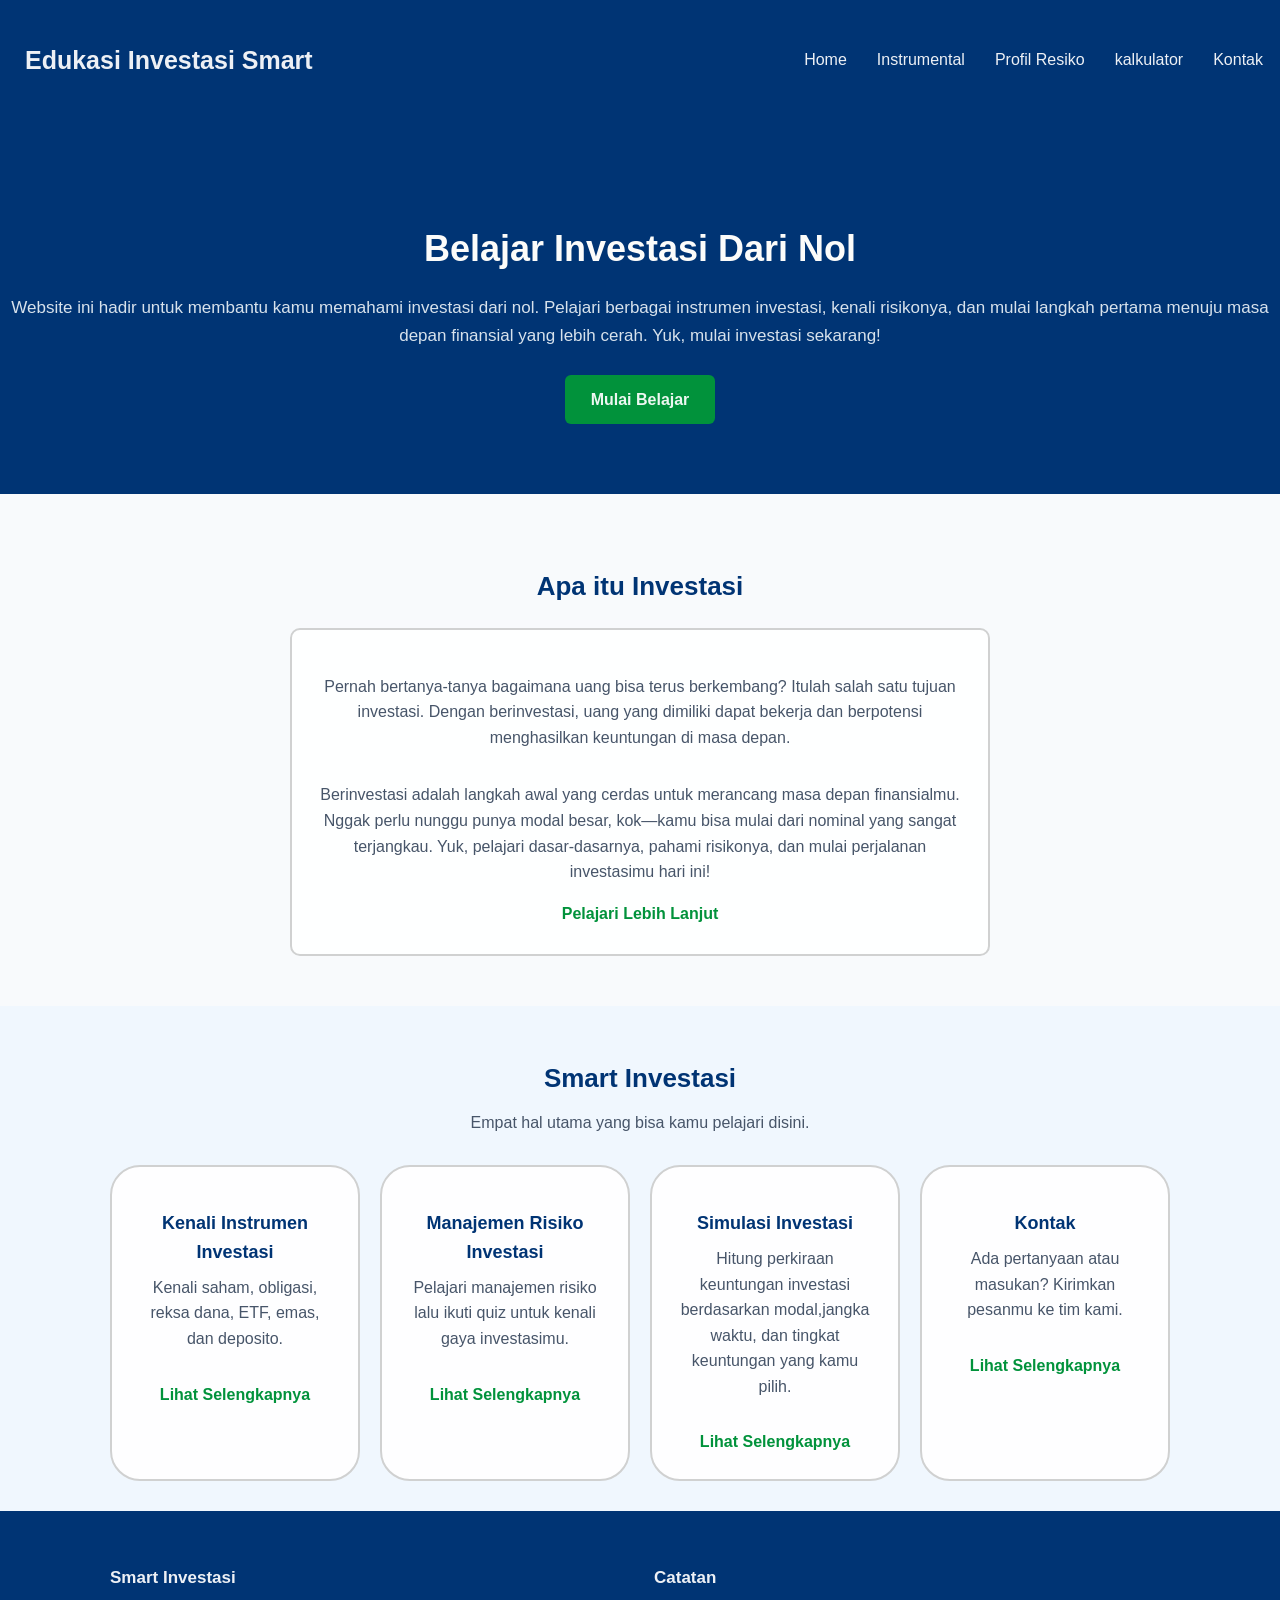
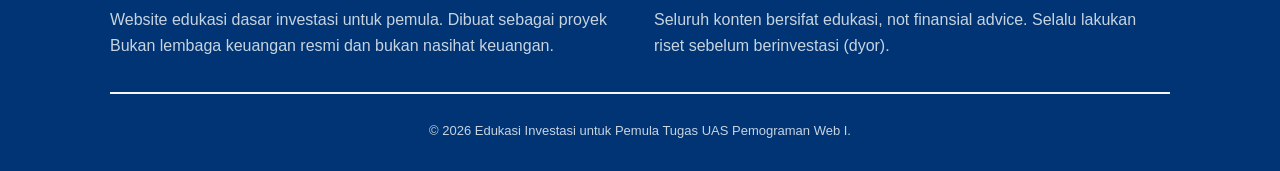
<file: index.html>
<!--================================== 
Tema             : Website Edukasi Dari Nol
Mata Kuliah      : Pemograman Web 1
Dosen            : Riad Sahara, S.SI, MT.
======================================
NAMA KELOMPOK    :
1. Rizqi Wahyu Saputra (250401010478)
2. Almalik Rendrajati (250401010523)
3. Boby Goldamy Sihombing (250401010506)
=====================================-->
<!DOCTYPE html>
<html lang="en">
<head>
    <meta charset="UTF-8">
    <meta name="viewport" content="width=device-width, initial-scale=1.0">
    <title>Investasi Dari Nol</title>
    <link rel="stylesheet" href="stayls.css">
</head>
<body>
    <!-- ================================================= -->
    <!-- NAVBAR (MENU NAVIGASI)-->
    <!-- ================================================= -->

     <nav class="navigasi">
        <div class="isi-navigasi">
            <a class="logo" href="index.html">Edukasi Investasi Smart</a>
            <ul>
                <li><a href="index.html">Home</a></li>
                <li><a href="instrumen.html">Instrumental</a></li>
                <li><a href="profilresiko.html">Profil Resiko</a></li>
                <li><a href="kalkulator.html">kalkulator</a></li>
                <li><a href="kontak.html">Kontak</a></li>
            </ul>
        </div>
     </nav>
     <!-- ================================================ -->
     <!-- HERO(Tampilan Utama/Banner) -->
     <!-- ================================================ -->
     <section class="hero">
        <div clas="wadah">
            <h1 class="judul-hero">Belajar Investasi Dari Nol</h1>
            <p class="deskripsi-hero">Website ini hadir untuk membantu kamu memahami 
                investasi dari nol. Pelajari berbagai instrumen investasi, kenali 
                risikonya, dan mulai langkah pertama menuju masa depan finansial 
                yang lebih cerah. Yuk, mulai investasi sekarang!
            </p>
            <a href="instrumen.html" class="button-belajar">Mulai Belajar</a>
        </div>
     </section>

     <section class="pengertian">
        <div class="wadah">
            <h2 class="judul-pengertian">Apa itu Investasi</h2>
            <div class="kotak-investasi">
                <p>Pernah bertanya-tanya bagaimana uang bisa terus berkembang? 
                    Itulah salah satu tujuan investasi. Dengan berinvestasi, uang yang 
                    dimiliki dapat bekerja dan berpotensi menghasilkan keuntungan di masa depan.
                </p>
                <p>Berinvestasi adalah langkah awal yang cerdas untuk merancang masa depan finansialmu. 
                    Nggak perlu nunggu punya modal besar, kok—kamu bisa mulai dari nominal yang sangat 
                    terjangkau. Yuk, pelajari dasar-dasarnya, pahami risikonya, dan mulai 
                    perjalanan investasimu hari ini!
                </p>
                <a href="instrumen.html" class="tautan-pengertian">Pelajari Lebih Lanjut</a>
            </div>
        </div>
     </section>
    
     <section class="fitur">
        <div class="wadah">
            <h2 class="judul-section">Smart Investasi</h2>
            <p class="deskripsi">
                Empat hal utama yang bisa kamu pelajari disini.
            </p>
        </div>

        <div class="grid-4">
            <div class="card-fitur" >
                <h3 class="judul-card">Kenali Instrumen Investasi</h3>
                <p class="deskripsi">Kenali saham, obligasi, reksa dana, ETF, emas, dan deposito.</p>
                <a href="instrumen.html" class="tautan-fitur">Lihat Selengkapnya</a>
            </div>

            <div class="card-fitur">
                <h3 class="judul-card">Manajemen Risiko Investasi</h3>
                <p class="deskripsi">Pelajari manajemen risiko lalu ikuti quiz untuk kenali gaya investasimu.</p>
                <a href="profilresiko.html" class="tautan-fitur"> Lihat Selengkapnya</a>
            </div>

            <div class="card-fitur">
                <h3 class="judul-card">Simulasi Investasi</h3>
                <p class="deskripsi">Hitung perkiraan keuntungan investasi
                    berdasarkan modal,jangka waktu, dan tingkat keuntungan yang kamu pilih.</p>
                <a href="kalkulator.html" class="tautan-fitur"> Lihat Selengkapnya</a>
            </div>

            <div class="card-fitur">
                <h3 class="judul-card">Kontak</h3>
                <p class="deskripsi">Ada pertanyaan atau masukan? Kirimkan pesanmu ke tim kami.</p>
                <a href="kontak.html" class="tautan-fitur"> Lihat Selengkapnya</a>
            </div>
        </div>
     </section>

     <!-- ================================================= -->
     <!-- FOOTER (Bagian Bawah Website)-->
     <!-- ================================================= -->

     <footer class="footer-area">
    <div class="wadah">
      <div class="grid-2">
        <div>
          <h3 class="judul-footer">Smart Investasi</h3>
          <p class="teks-footer">
            Website edukasi dasar investasi untuk pemula. Dibuat sebagai proyek
            Bukan lembaga keuangan resmi dan bukan nasihat keuangan.
          </p>
        </div>
        <div>
          <h3 class="judul-footer">Catatan</h3>
          <p class="teks-footer">
            Seluruh konten bersifat edukasi, not finansial advice.
            Selalu lakukan riset sebelum berinvestasi (dyor).
          </p>
        </div>
      </div>
      <div class="footer-bawah">
        <p>&copy; 2026 Edukasi Investasi untuk Pemula
            Tugas UAS Pemograman Web I. 
        </p>
      </div>
    </div>
  </footer>
</body>
</html>
</file>
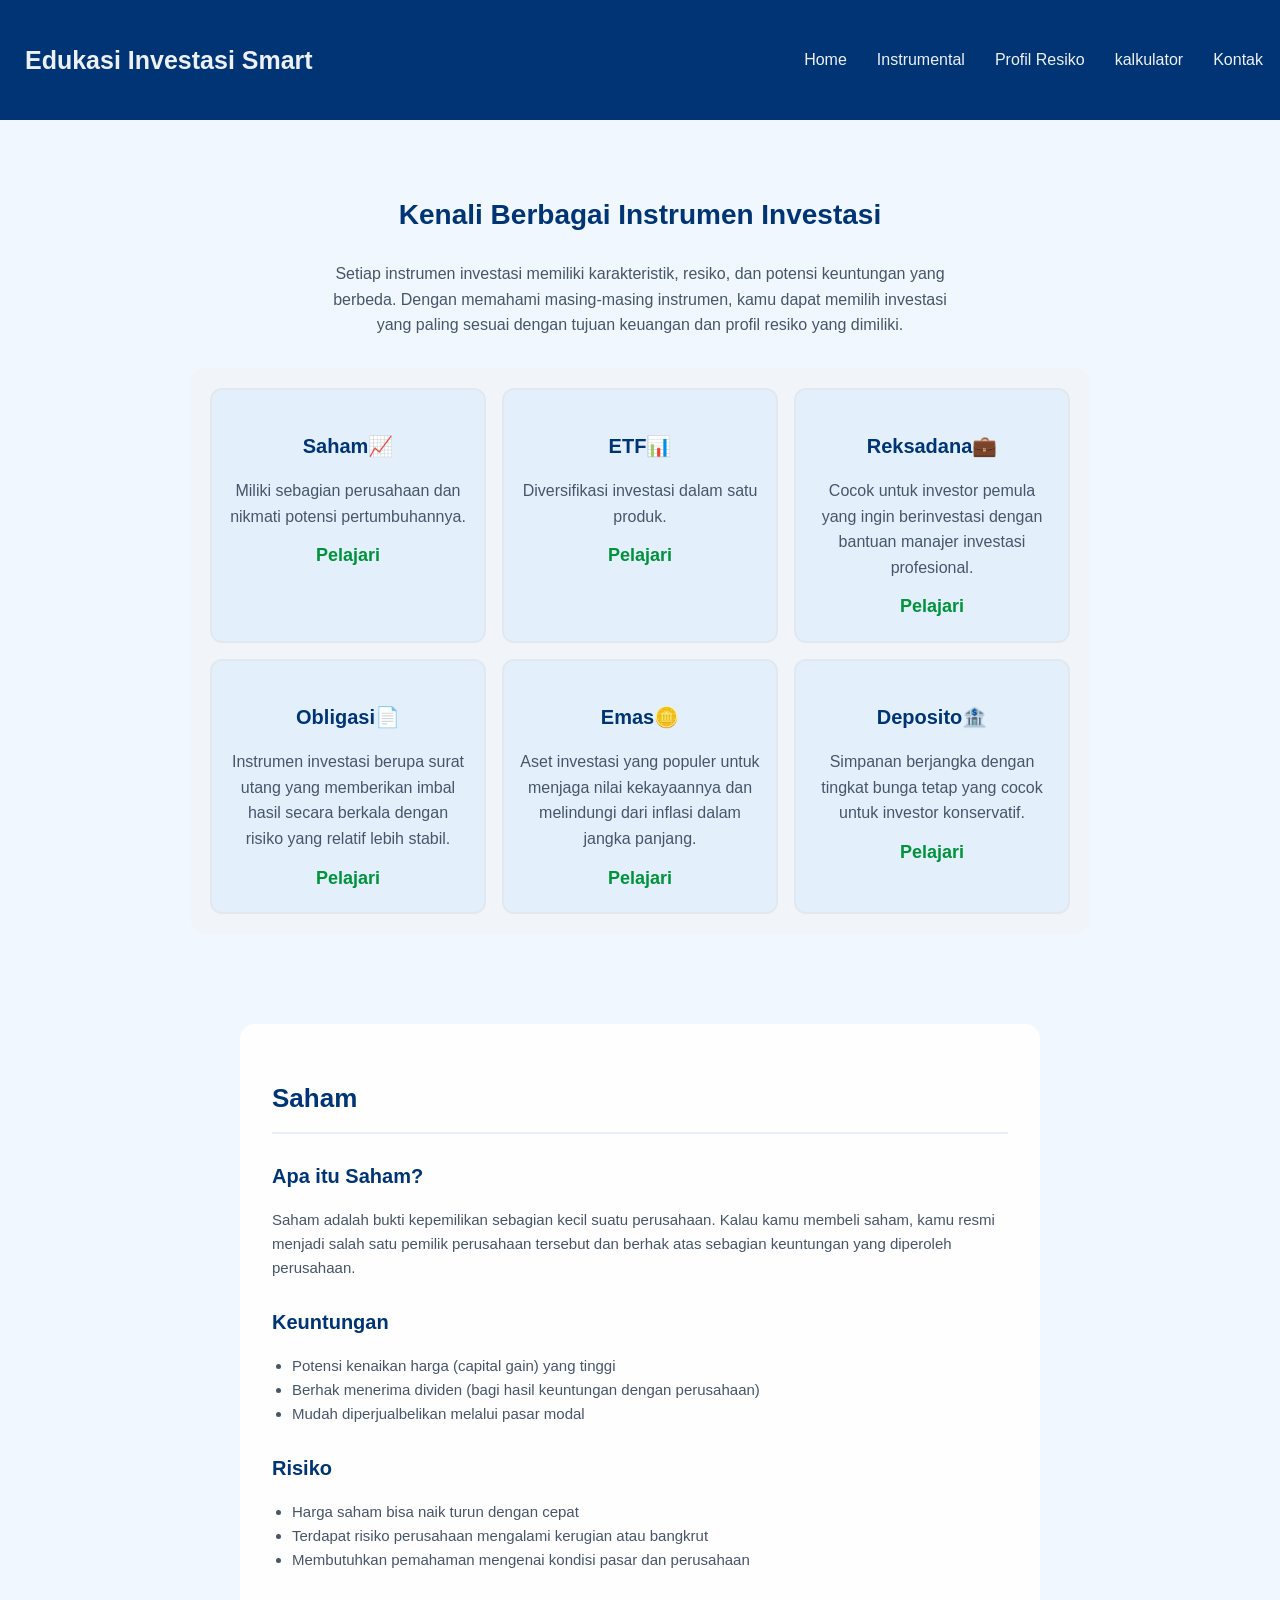
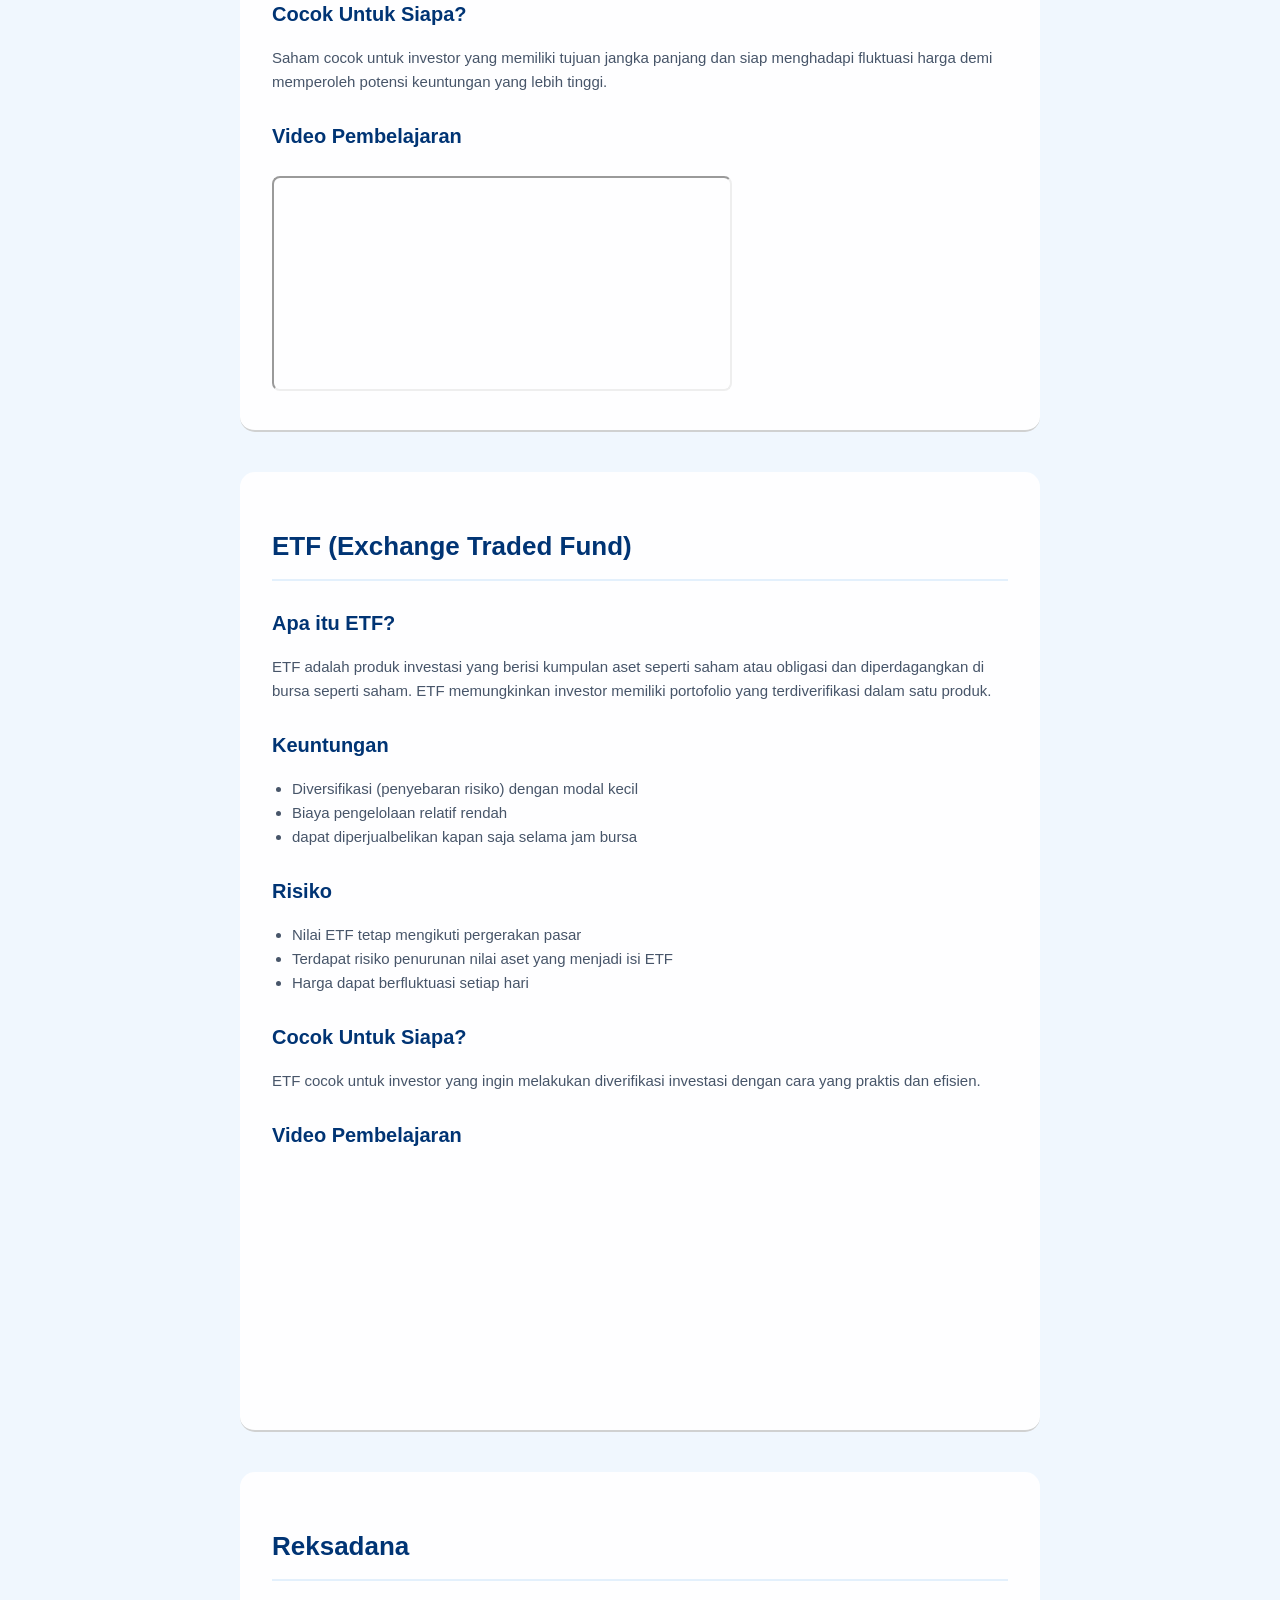
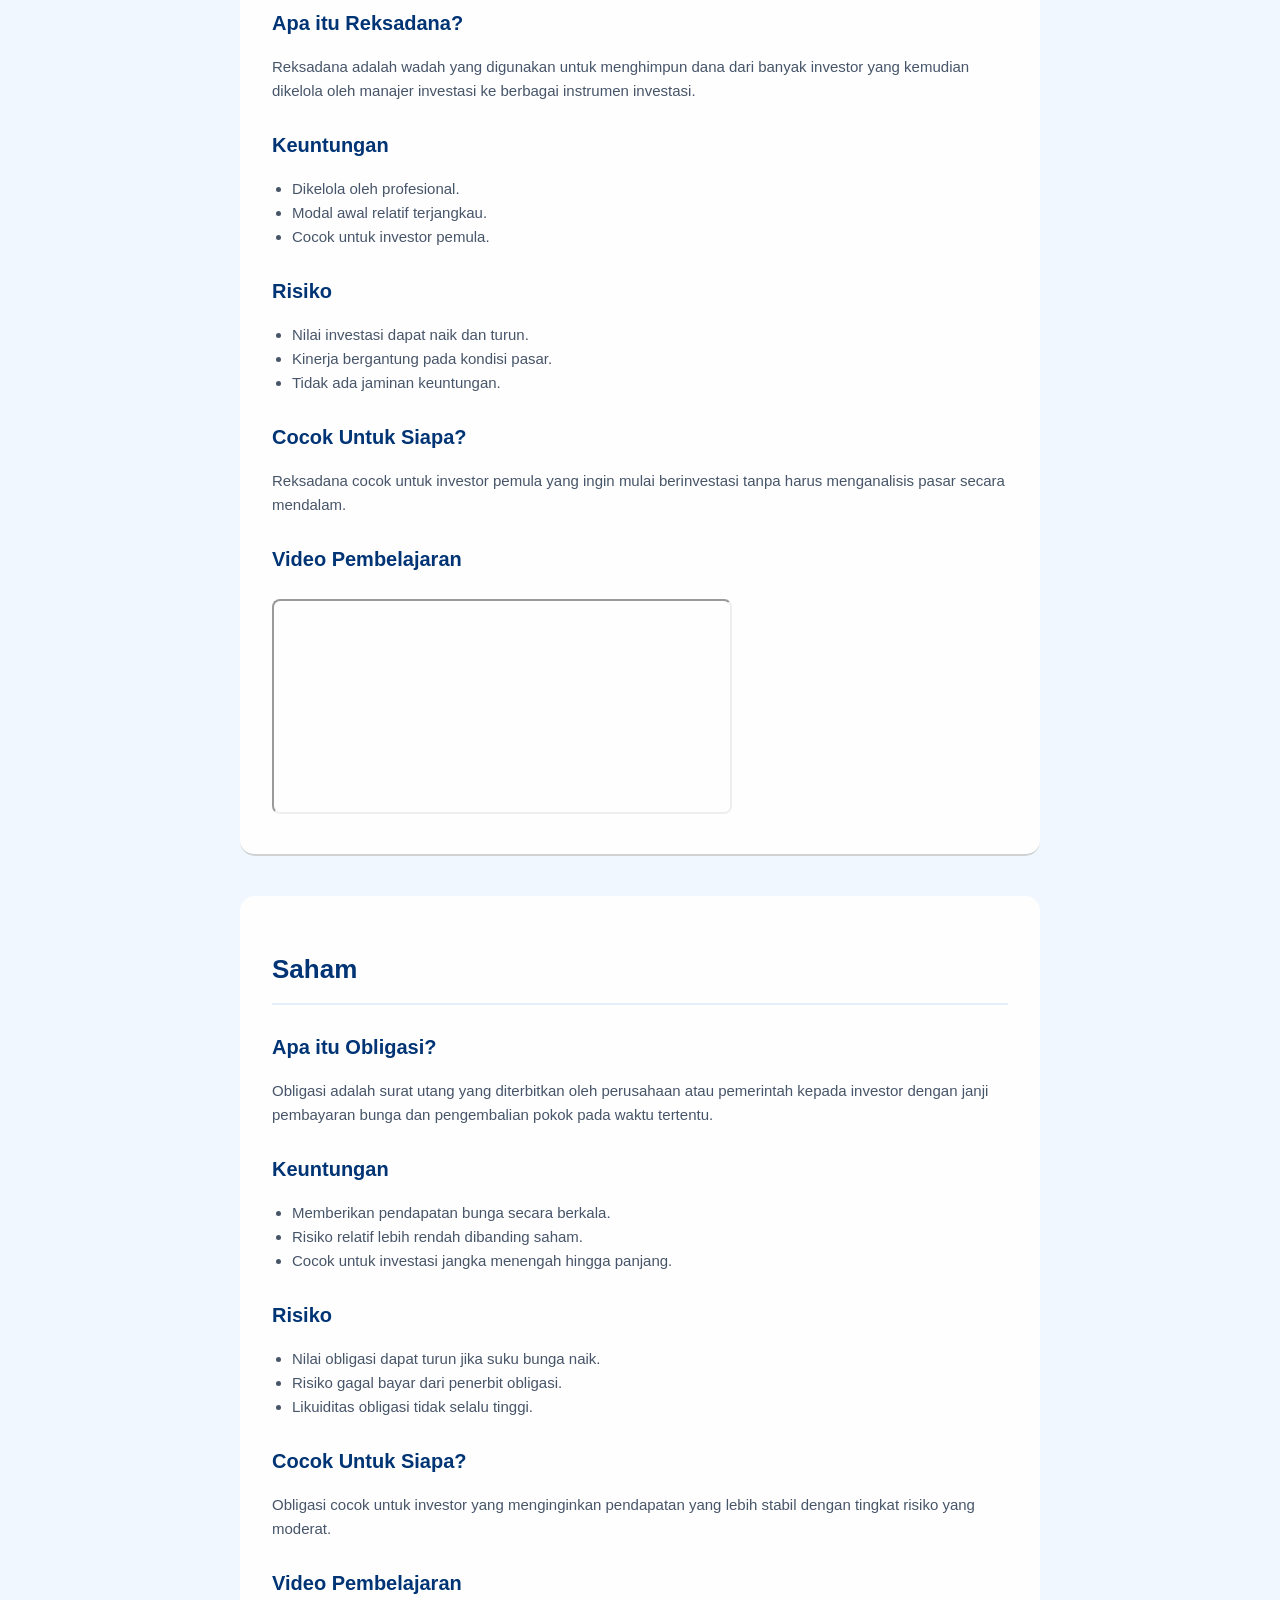
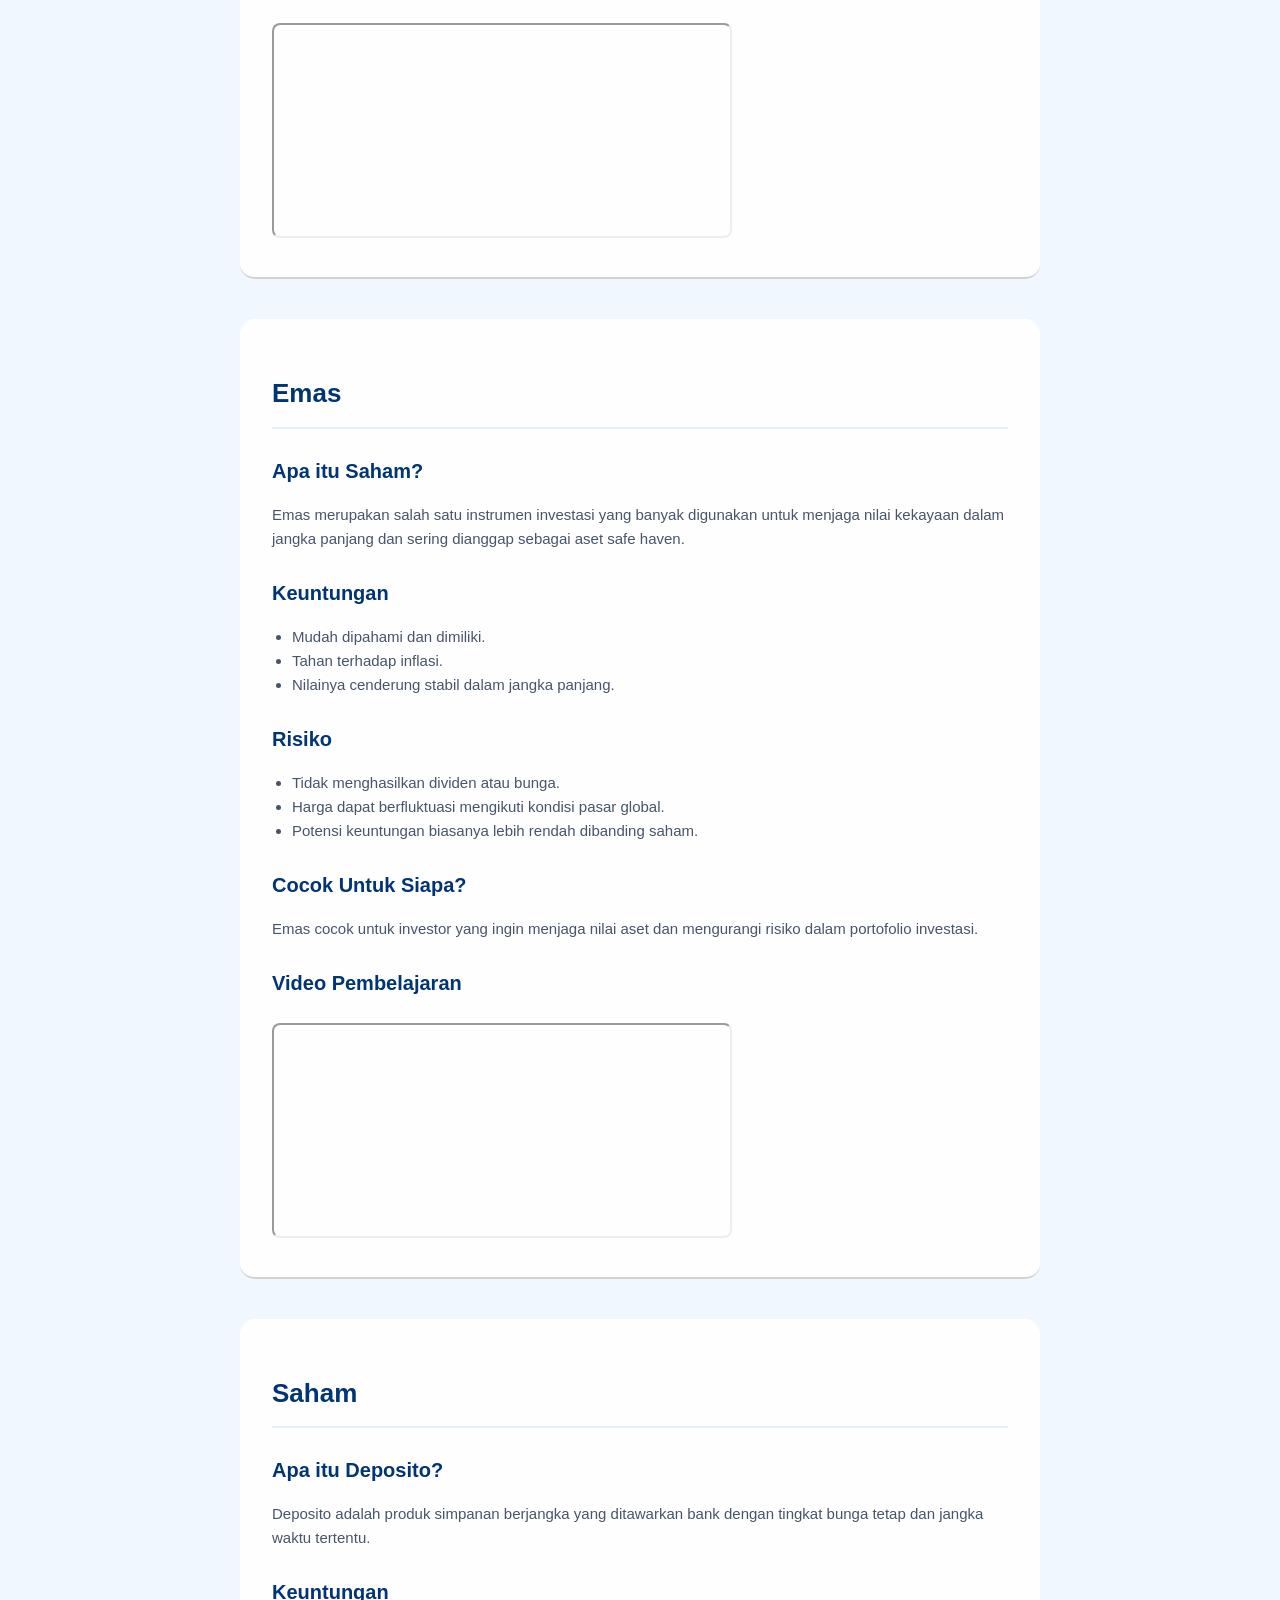
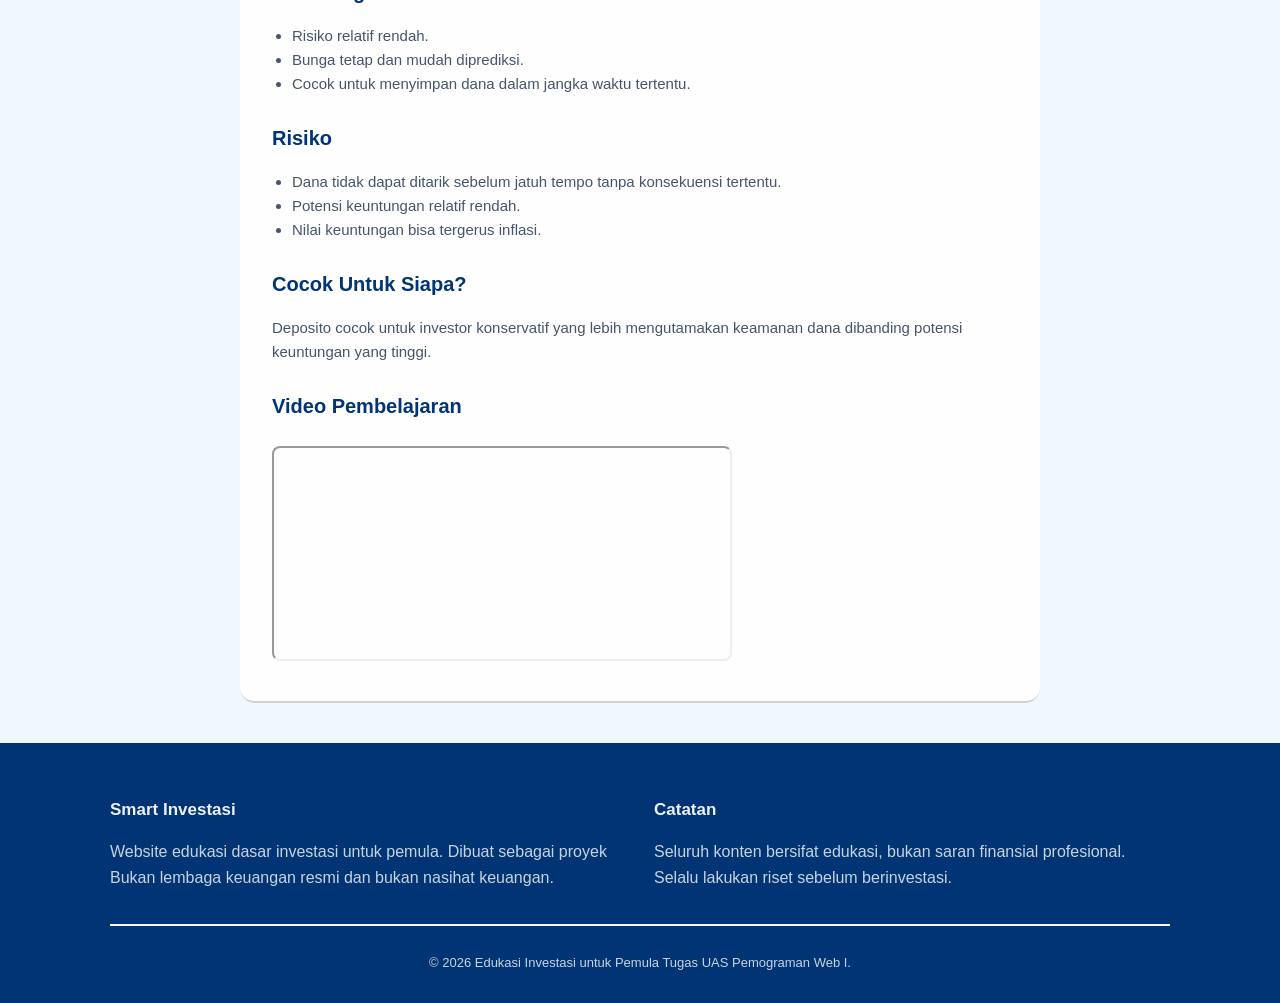
<file: instrumen.html>
<!DOCTYPE html>
<html lang="en">
<head>
    <meta charset="UTF-8">
    <meta name="viewport" content="width=device-width, initial-scale=1.0">
    <title>Investasi Dari Nol</title>
    <link rel="stylesheet" href="stayls.css">
</head>
</head>
<body>
    <!-- ========================================= -->
    <!-- NAVBAR (MENU NAVIGASI) -->
    <!-- ==========================================-->
     <nav class="navigasi">
        <div class="isi-navigasi">
            <a class="logo" href="index.html">Edukasi Investasi Smart</a>
            <ul>
                <li><a href="index.html">Home</a></li>
                <li><a href="instrumen.html">Instrumental</a></li>
                <li><a href="profilresiko.html">Profil Resiko</a></li>
                <li><a href="kalkulator.html">kalkulator</a></li>
                <li><a href="kontak.html">Kontak</a></li>
            </ul>
        </div>
     </nav>

    <section class="instrumen">
    <h1 >Kenali Berbagai Instrumen Investasi</h1>

    <p>
        Setiap instrumen investasi memiliki karakteristik, resiko,
        dan potensi keuntungan yang berbeda. Dengan memahami masing-masing
        instrumen, kamu dapat memilih investasi yang paling sesuai dengan tujuan 
        keuangan dan profil resiko yang dimiliki.
    </p>
    
    <!-- =============================================== -->
    <!-- KOTAK INTRUMEN -->
    <!-- =============================================== -->
    
    <div class="kotak-pengertian">
        <div class="card">
            <h3>Saham📈</h3>
            <p>Miliki sebagian perusahaan dan nikmati potensi pertumbuhannya.</p>
            <a href="#detail-saham" class="tautan-pengertian">Pelajari</a>
        </div>
        <div class="card">
            <h3>ETF📊</h3>
            <p>Diversifikasi investasi dalam satu produk.</p>
            <a href="#detail-etf">Pelajari</a>
        </div>
        <div class="card">
            <h3>Reksadana💼</h3>
            <p>Cocok untuk investor pemula yang ingin berinvestasi
                dengan bantuan manajer investasi profesional.</p>
            <a href="#detail-reksadana">Pelajari</a>
        </div>
        <div class="card">
            <h3>Obligasi📄</h3>
            <p>Instrumen investasi berupa surat utang yang
                memberikan imbal hasil secara berkala dengan risiko 
                yang relatif lebih stabil.
            </p>
            <a href="#detail-obligasi">Pelajari</a>
        </div>
        <div class="card">
            <h3>Emas🪙</h3>
            <p>Aset investasi yang populer untuk menjaga nilai 
                kekayaannya dan melindungi dari inflasi 
                dalam jangka panjang.
            </p>
            <a href="#detail-emas">Pelajari</a>
        </div>
        <div class="card">
            <h3>Deposito🏦</h3>
            <p>Simpanan berjangka dengan tingkat bunga tetap yang cocok 
                untuk investor konservatif.
            </p>
            <a href="#detail-deposito">Pelajari</a>
        </div>
    </div>
    </section>

    <!-- ============================================= -->
    <!-- PENGERTIAN INSTRUMEN -->
    <!-- ============================================= -->

<section id="detail-saham">
    <div class="detail">
    <h2>Saham</h2>
        <h3>Apa itu Saham?</h3>
            <p>Saham adalah bukti kepemilikan sebagian kecil suatu perusahaan. 
                Kalau kamu membeli saham, kamu resmi menjadi salah satu 
                pemilik perusahaan tersebut dan berhak atas
                sebagian keuntungan yang diperoleh perusahaan.</p>
        <h3>Keuntungan</h3>
            <ul>
                <li>Potensi kenaikan harga (capital gain) yang tinggi</li>
                <li>Berhak menerima dividen (bagi hasil keuntungan dengan perusahaan)</li>
                <li>Mudah diperjualbelikan melalui pasar modal</li>
             </ul>
         <h3>Risiko</h3>
            <ul>
                <li>Harga saham bisa naik turun dengan cepat</li>
                <li>Terdapat risiko perusahaan mengalami kerugian atau bangkrut</li>
                <li>Membutuhkan pemahaman mengenai kondisi pasar dan perusahaan</li>
            </ul>
        <h3>Cocok Untuk Siapa?</h3>
            <p>Saham cocok untuk investor yang memiliki tujuan jangka panjang dan 
                siap menghadapi fluktuasi harga demi memperoleh potensi keuntungan yang lebih tinggi.</p>
        <h3>Video Pembelajaran</h3>
            <iframe
                width="460"
                height="215"
                src="https://www.youtube.com/embed/uGzToPCX8nU"
                title="Video Saham"
                allowfullscreen>
            </iframe>
    </div>
</section>

<section id="detail-etf">
    <h2>ETF (Exchange Traded Fund)</h2>
        <h3>Apa itu ETF?</h3>
            <p>ETF adalah produk investasi yang berisi kumpulan aset seperti saham 
                atau obligasi dan diperdagangkan di bursa seperti saham. 
                ETF memungkinkan investor memiliki portofolio yang 
                terdiverifikasi dalam satu produk.</p>
        <h3>Keuntungan</h3>
            <ul>
                <li>Diversifikasi (penyebaran risiko) dengan modal kecil</li>
                <li>Biaya pengelolaan relatif rendah</li>
                <li>dapat diperjualbelikan kapan saja selama jam bursa</li>
             </ul>
         <h3>Risiko</h3>
            <ul>
                <li>Nilai ETF tetap mengikuti pergerakan pasar</li>
                <li>Terdapat risiko penurunan nilai aset yang menjadi isi ETF</li>
                <li>Harga dapat berfluktuasi setiap hari</li>
            </ul>
        <h3>Cocok Untuk Siapa?</h3>
            <p>ETF cocok untuk investor yang ingin melakukan diverifikasi 
                investasi dengan cara yang praktis dan efisien.</p>
        <h3>Video Pembelajaran</h3>
            <iframe
                width="460"
                height="215"
                src="https://www.youtube.com/embed/EfP08PP8Mps"
                title="YouTube video player"
                frameborder="0"
                allowfullscreen>
            </iframe>
</section>

<section id="detail-reksadana">
    <h2>Reksadana</h2>
        <h3>Apa itu Reksadana?</h3>
            <p>Reksadana adalah wadah yang digunakan untuk menghimpun dana dari banyak
                investor yang kemudian dikelola oleh manajer investasi ke berbagai
                 instrumen investasi.</p>
        <h3>Keuntungan</h3>
            <ul>
                <li>Dikelola oleh profesional.</li>
                <li>Modal awal relatif terjangkau.</li>
                <li>Cocok untuk investor pemula.</li>
             </ul>
         <h3>Risiko</h3>
            <ul>
                <li>Nilai investasi dapat naik dan turun.</li>
                <li>Kinerja bergantung pada kondisi pasar.</li>
                <li>Tidak ada jaminan keuntungan.</li>
            </ul>
        <h3>Cocok Untuk Siapa?</h3>
            <p>Reksadana cocok untuk investor pemula yang ingin mulai berinvestasi tanpa harus menganalisis pasar secara mendalam.</p>
        <h3>Video Pembelajaran</h3>
            <iframe
                 width="460"
                height="215"
                src="https://www.youtube.com/embed/ySolMNPZm7s"
                title="Video Saham"
                allowfullscreen>
            </iframe>
</section>

<section id="detail-obligasi">
    <h2>Saham</h2>
        <h3>Apa itu Obligasi?</h3>
            <p>Obligasi adalah surat utang yang diterbitkan oleh perusahaan atau pemerintah kepada investor dengan janji pembayaran bunga dan pengembalian pokok pada waktu tertentu.</p>
        <h3>Keuntungan</h3>
            <ul>
                <li>Memberikan pendapatan bunga secara berkala.</li>
                <li>Risiko relatif lebih rendah dibanding saham.</li>
                <li>Cocok untuk investasi jangka menengah hingga panjang.</li>
             </ul>
         <h3>Risiko</h3>
            <ul>
                <li>Nilai obligasi dapat turun jika suku bunga naik.</li>
                <li>Risiko gagal bayar dari penerbit obligasi.</li>
                <li>Likuiditas obligasi tidak selalu tinggi.</li>
            </ul>
        <h3>Cocok Untuk Siapa?</h3>
            <p>Obligasi cocok untuk investor yang menginginkan pendapatan yang lebih stabil dengan tingkat risiko yang moderat.</p>
        <h3>Video Pembelajaran</h3>
            <iframe
                width="460"
                height="215"
                src="https://www.youtube.com/embed/_yD-iNUXoxI"
                title="Video Saham"
                allowfullscreen>
            </iframe>
</section>

<section id="detail-Emas">
    <h2>Emas</h2>
        <h3>Apa itu Saham?</h3>
            <p>Emas merupakan salah satu instrumen investasi yang banyak digunakan untuk menjaga nilai kekayaan dalam jangka panjang dan sering dianggap sebagai aset safe haven.</p>
        <h3>Keuntungan</h3>
            <ul>
                <li>Mudah dipahami dan dimiliki.</li>
                <li>Tahan terhadap inflasi.</li>
                <li>Nilainya cenderung stabil dalam jangka panjang.</li>
             </ul>
         <h3>Risiko</h3>
            <ul>
                <li>Tidak menghasilkan dividen atau bunga.</li>
                <li>Harga dapat berfluktuasi mengikuti kondisi pasar global.</li>
                <li>Potensi keuntungan biasanya lebih rendah dibanding saham.</li>
            </ul>
        <h3>Cocok Untuk Siapa?</h3>
            <p>Emas cocok untuk investor yang ingin menjaga nilai aset dan mengurangi risiko dalam portofolio investasi.</p>
        <h3>Video Pembelajaran</h3>
            <iframe
                width="460"
                height="215"
                src="https://www.youtube.com/embed/Uc8MVWQ_o2I"
                title="Video Saham"
                allowfullscreen>
            </iframe>
</section>

<section id="detail-deposito">
    <h2>Saham</h2>
        <h3>Apa itu Deposito?</h3>
            <p>Deposito adalah produk simpanan berjangka yang ditawarkan bank dengan tingkat bunga tetap dan jangka waktu tertentu.</p>
        <h3>Keuntungan</h3>
            <ul>
                <li>Risiko relatif rendah.</li>
                <li>Bunga tetap dan mudah diprediksi.</li>
                <li>Cocok untuk menyimpan dana dalam jangka waktu tertentu.</li>
             </ul>
         <h3>Risiko</h3>
            <ul>
                <li>Dana tidak dapat ditarik sebelum jatuh tempo tanpa konsekuensi tertentu.</li>
                <li>Potensi keuntungan relatif rendah.</li>
                <li>Nilai keuntungan bisa tergerus inflasi.</li>
            </ul>
        <h3>Cocok Untuk Siapa?</h3>
            <p>Deposito cocok untuk investor konservatif yang lebih mengutamakan keamanan dana dibanding potensi keuntungan yang tinggi.</p>
        <h3>Video Pembelajaran</h3>
            <iframe
                width="460"
                height="215"
                src="https://www.youtube.com/embed/VFoRFzoprfM"
                title="Video Saham"
                allowfullscreen>
            </iframe>
</section>

     <!-- ================================================= -->
     <!-- FOOTER (Bagian Bawah Website)-->
     <!-- ================================================= -->

     <footer class="footer-area">
    <div class="wadah">
      <div class="grid-2">
        <div>
          <h3 class="judul-footer">Smart Investasi</h3>
          <p class="teks-footer">
            Website edukasi dasar investasi untuk pemula. Dibuat sebagai proyek
            Bukan lembaga keuangan resmi dan bukan nasihat keuangan.
          </p>
        </div>
        <div>
          <h3 class="judul-footer">Catatan</h3>
          <p class="teks-footer">
            Seluruh konten bersifat edukasi, bukan saran finansial profesional.
            Selalu lakukan riset sebelum berinvestasi.
          </p>
        </div>
      </div>
      <div class="footer-bawah">
        <p>&copy; 2026 Edukasi Investasi untuk Pemula
            Tugas UAS Pemograman Web I. 
        </p>
      </div>
    </div>
  </footer>
</body>
</html>
</file>
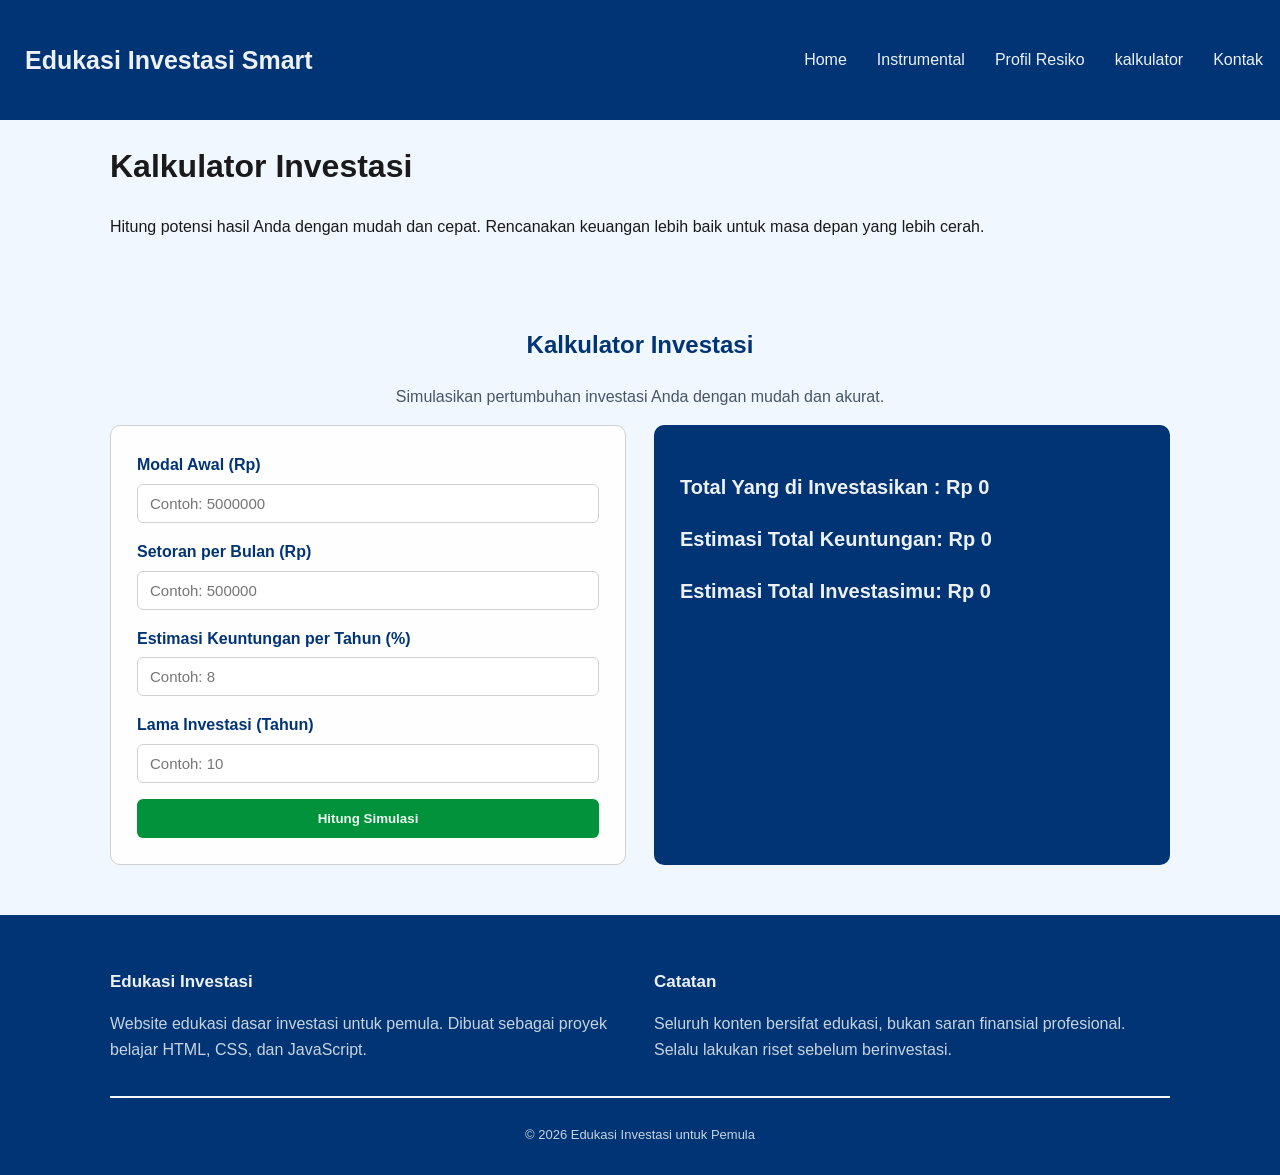
<file: kalkulator.html>
<!DOCTYPE html>
<html lang="en">
<head>
    <meta charset="UTF-8">
    <meta name="viewport" content="width=device-width, initial-scale=1.0">
    <title>Investasi Dari Nol</title>
    <link rel="stylesheet" href="stayls.css">
</head>
<body>
    <!-- =========================================== -->
    <!-- NAVBAR (MENU NAVIGASI)-->
    <!-- =========================================== -->

     <nav class="navigasi">
        <div class="isi-navigasi">
            <a class="logo" href="index.html">Edukasi Investasi Smart</a>
            <ul>
                <li><a href="index.html">Home</a></li>
                <li><a href="instrumen.html">Instrumental</a></li>
                <li><a href="profilresiko.html">Profil Resiko</a></li>
                <li><a href="kalkulator.html">kalkulator</a></li>
                <li><a href="kontak.html">Kontak</a></li>
            </ul>
        </div>
     </nav>
 
    <!-- ============================================ -->
    <!-- HEADER HALAMAN KALKULATOR -->
    <!-- ============================================ -->
    <header class="header">
        <div class="wadah">
            <h1 class="judul-header">Kalkulator Investasi</h1>
            <p class="deskripsi-header">Hitung potensi hasil Anda dengan mudah dan cepat.
            Rencanakan keuangan lebih baik untuk masa depan yang lebih cerah.</p>
        </div>
    </header>
 
    <!-- ============================================ -->
    <!-- SECTION KALKULATOR INVESTASI  -->
    <!-- ============================================ -->

    <section class="kalkulator">
        <div class="wadah">
            <h2 class="judul-kalkulator">Kalkulator Investasi</h2>
            <p class="deskripsi-kalkulator">
                Simulasikan pertumbuhan investasi Anda dengan mudah dan akurat.
            </p>
 
            <div class="grid-2">
                <form id="formKalkulator" class="form-kalkulator">
                    <div class="grup-input">
                        <label for="modalAwal" class="label-form">Modal Awal (Rp)</label>
                        <input type="number" id="modalAwal" class="input-form" placeholder="Contoh: 5000000">
                    </div>
                    <div class="grup-input">
                        <label for="setoranBulanan" class="label-form">Setoran per Bulan (Rp)</label>
                        <input type="number" id="setoranBulanan" class="input-form" placeholder="Contoh: 500000">
                    </div>
                    <div class="grup-input">
                        <label for="bungaTahunan" class="label-form">Estimasi Keuntungan per Tahun (%)</label>
                        <input type="number" id="bungaTahunan" class="input-form" placeholder="Contoh: 8">
                    </div>
                    <div class="grup-input">
                        <label for="lamaTahun" class="label-form">Lama Investasi (Tahun)</label>
                        <input type="number" id="lamaTahun" class="input-form" placeholder="Contoh: 10">
                    </div>
                    <button type="button" id="btnHitung" class="btn-hitung">Hitung Simulasi</button>
                </form>
 
                
                <div id="hasilKalkulator" class="hasil-kalkulator">
                    <p class="teks-hasil">Total Yang di Investasikan : <span id="hasilTotalSetoran">Rp 0</span></p>
                    <p class="teks-hasil">Estimasi  Total Keuntungan: <span id="hasilKeuntungan">Rp 0</span></p>
                    <p class="teks-hasil">Estimasi Total Investasimu: <span id="hasilNilaiAkhir">Rp 0</span></p>
                </div>
            </div>
        </div>
    </section>
 
    <!-- =============================================== -->
    <!-- FOOTER (Bagian Bawah Website) -->
    <!-- =============================================== -->
    <footer class="footer-area">
        <div class="wadah">
            <div class="grid-2">
                <div>
                    <h3 class="judul-footer">Edukasi Investasi</h3>
                    <p class="teks-footer">
                        Website edukasi dasar investasi untuk pemula. Dibuat sebagai proyek
                        belajar HTML, CSS, dan JavaScript.
                    </p>
                </div>
                <div>
                    <h3 class="judul-footer">Catatan</h3>
                    <p class="teks-footer">
                        Seluruh konten bersifat edukasi, bukan saran finansial profesional.
                        Selalu lakukan riset sebelum berinvestasi.
                    </p>
                </div>
            </div>
            <div class="footer-bawah">
                <p>&copy; 2026 Edukasi Investasi untuk Pemula</p>
            </div>
        </div>
    </footer>
 
    <script src="kalkulator.js"></script>
</body>
</html>
</file>
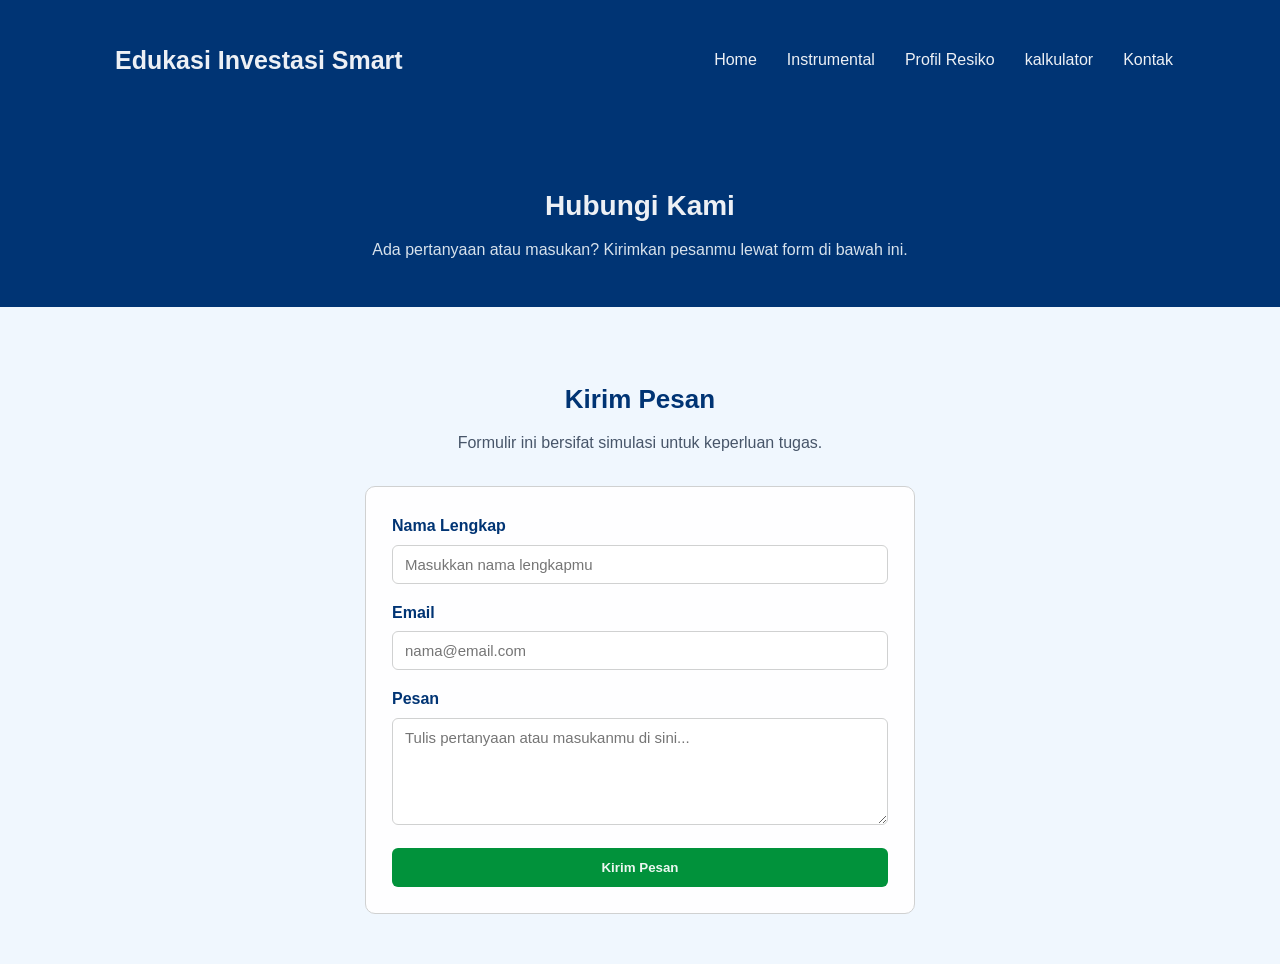
<file: kontak.html>
<!DOCTYPE html>
<html lang="en">
<head>
    <meta charset="UTF-8">
    <meta name="viewport" content="width=device-width, initial-scale=1.0">
    <title>Investasi Dari Nol</title>
    <link rel="stylesheet" href="stayls.css">
</head>
<body>
    <!-- NAVBAR (MENU NAVIGASI)-->
     <nav class="navigasi">
        <div class="wadah isi-navigasi">
            <a class="logo" href="index.html">Edukasi Investasi Smart</a>
            <ul>
                <li><a href="index.html">Home</a></li>
                <li><a href="instrumen.html">Instrumental</a></li>
                <li><a href="profilresiko.html">Profil Resiko</a></li>
                <li><a href="kalkulator.html">kalkulator</a></li>
                <li><a href="kontak.html">Kontak</a></li>
            </ul>
        </div>
     </nav>

     <!--  -->
     <!--  -->
     <!--  -->
    <header class="header-halaman">
    <div class="wadah">
      <h1 class="judul-halaman">Hubungi Kami</h1>
      <p class="deskripsi-halaman">Ada pertanyaan atau masukan? Kirimkan 
        pesanmu lewat form di bawah ini.</p>
    </div>
  </header>
<!--  -->
<!--  -->
<!--  -->
<section class="kontak">
    <div class="wadah">
      <h2 class="judul-section">Kirim Pesan</h2>
      <p class="deskripsi-section">Formulir ini bersifat simulasi untuk keperluan tugas.</p>
 
      <div class="form-tengah">
        <div id="pesanBerhasil" class="pesan-berhasil">
          Pesanmu berhasil dikirim (simulasi). Terima kasih sudah menghubungi kami!
        </div>
 
        <form id="formKontak" class="form-kontak">
          <div class="grup-input">
            <label for="namaInput" class="label-form">Nama Lengkap</label>
            <input type="text" id="namaInput" class="input-form" placeholder="Masukkan nama lengkapmu">
            <p id="errorNama" class="pesan-error">Nama minimal harus 3 huruf.</p>
          </div>
 
          <div class="grup-input">
            <label for="emailInput" class="label-form">Email</label>
            <input type="email" id="emailInput" class="input-form" placeholder="nama@email.com">
            <p id="errorEmail" class="pesan-error">Masukkan alamat email yang benar.</p>
          </div>
 
          <div class="grup-input">
            <label for="pesanInput" class="label-form">Pesan</label>
            <textarea id="pesanInput" class="input-form" rows="5" placeholder="Tulis pertanyaan atau masukanmu di sini..."></textarea>
            <p id="errorPesan" class="pesan-error">Pesan minimal harus 10 huruf.</p>
          </div>
 
          <button type="button" id="btnKirim" class="btn-hitung">Kirim Pesan</button>
        </form>
      </div>
    </div>
  </section>
</body>
</html>
</file>
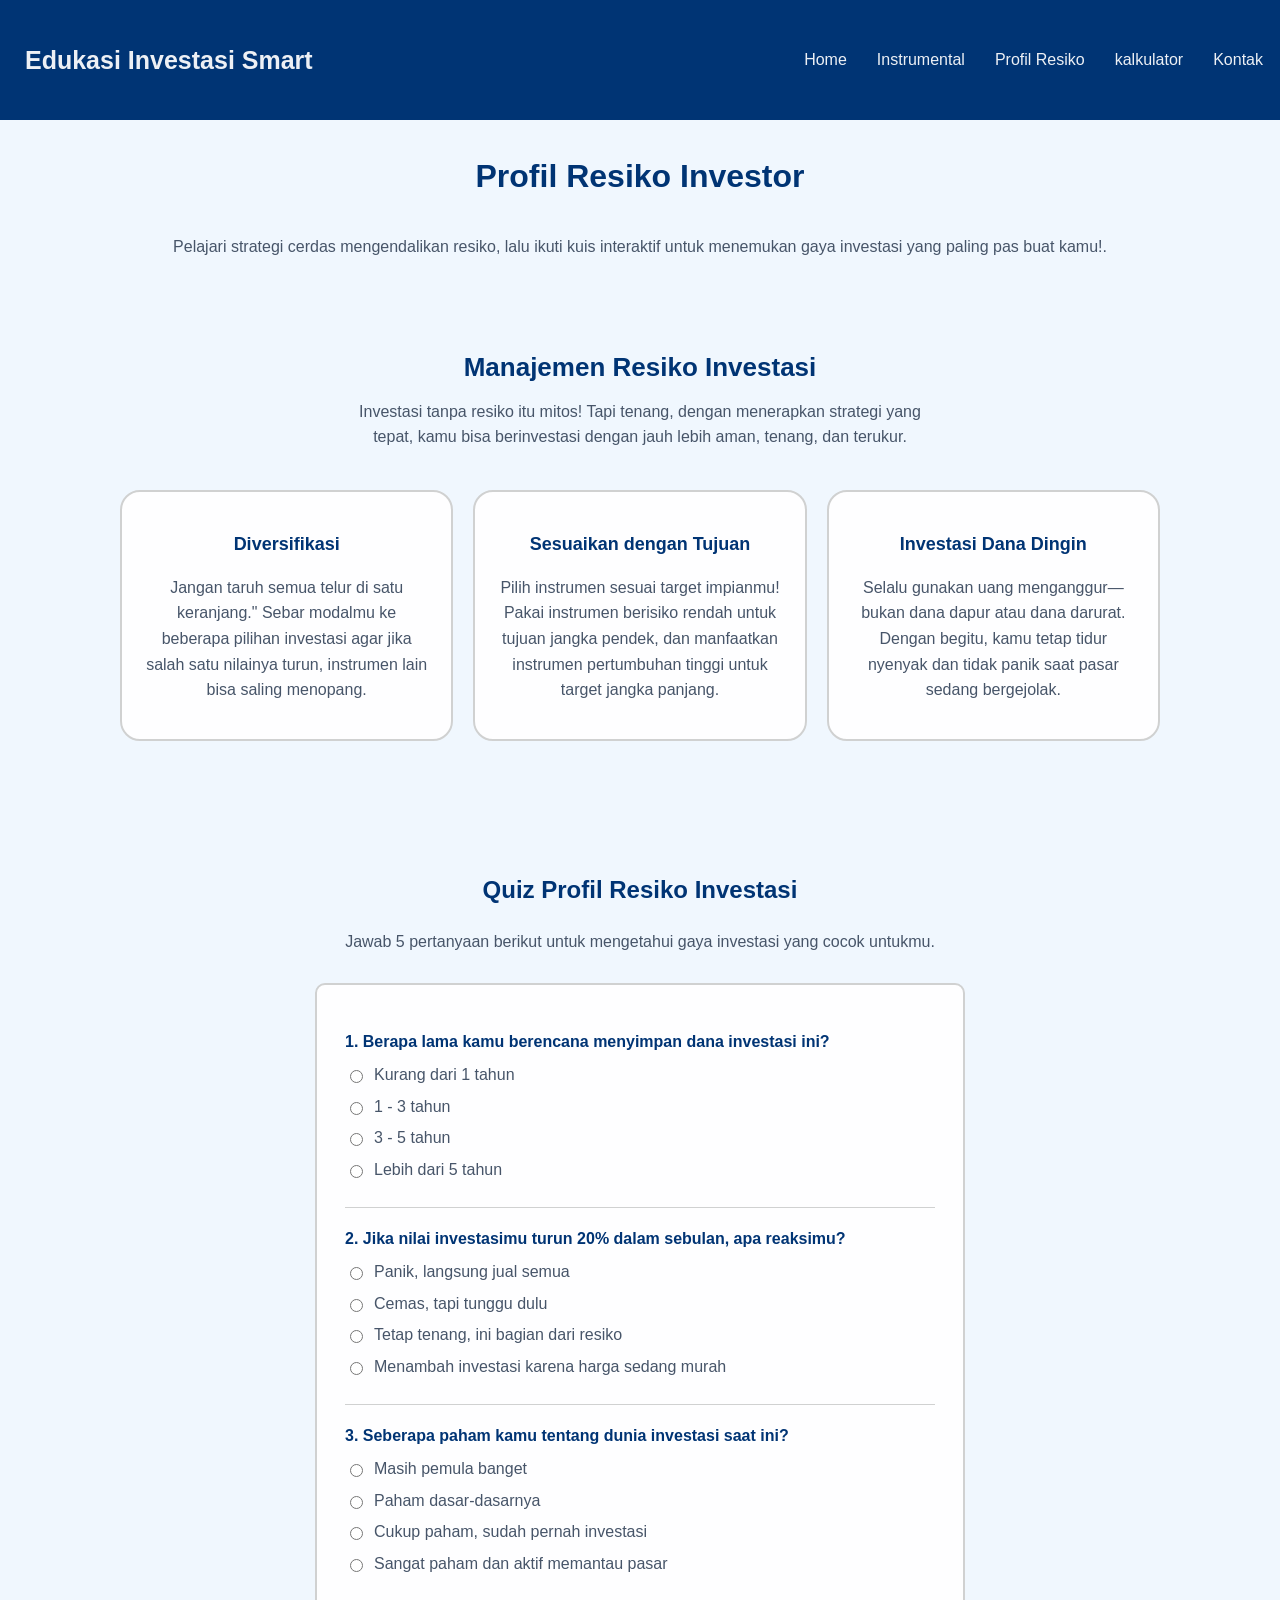
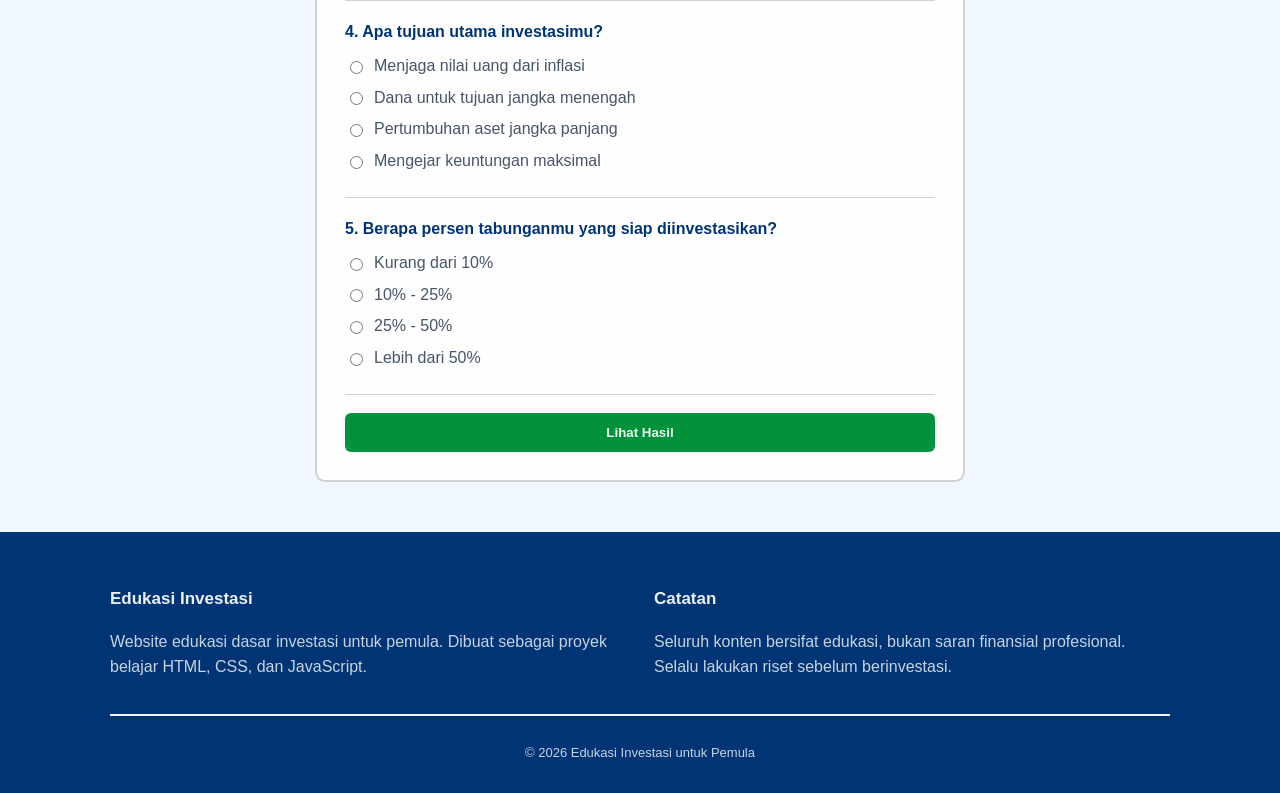
<file: profilresiko.html>
<!DOCTYPE html>
<html lang="en">
<head>
    <meta charset="UTF-8">
    <meta name="viewport" content="width=device-width, initial-scale=1.0">
    <title>Investasi Dari Nol</title>
    <link rel="stylesheet" href="stayls.css">
</head>
<body>
    <!-- =============================================== -->
    <!-- NAVBAR (MENU NAVIGASI)-->
    <!-- =============================================== -->
     <nav class="navigasi">
        <div class="isi-navigasi">
            <a class="logo" href="index.html">Edukasi Investasi Smart</a>
            <ul>
                <li><a href="index.html">Home</a></li>
                <li><a href="instrumen.html">Instrumental</a></li>
                <li><a href="profilresiko.html">Profil Resiko</a></li>
                <li><a href="kalkulator.html">kalkulator</a></li>
                <li><a href="kontak.html">Kontak</a></li>
            </ul>
        </div>
     </nav>

    <!-- ================================================= -->
    <!-- HEADER HALAMAN PRORIL RESIKO -->
    <!-- ================================================== -->

  <header class="header">
    <div class="wadah">
      <h1 class="judul-header-profilresiko">Profil Resiko Investor</h1>
      <p class="deskripsi-header-profilresiko">Pelajari strategi cerdas mengendalikan resiko, 
        lalu ikuti kuis interaktif untuk menemukan gaya investasi yang paling pas buat kamu!.</p>
    </div>
  </header>
 
  <!-- ==================================================== -->
  <!-- SECTION MANAJEMEN RISIKO      -->
  <!-- ==================================================== -->
  <section class="materi">
    <div class="wadah">
      <h2 class="judul-section">Manajemen Resiko Investasi</h2>
      <p class="deskripsi-section">
        Investasi tanpa resiko itu mitos! Tapi tenang, dengan menerapkan strategi 
        yang tepat, kamu bisa berinvestasi dengan jauh lebih aman, tenang, dan terukur.
      </p>
      <div class="grid-3">
        <div class="card-profilresiko">
          <h3 class="judul-card">Diversifikasi</h3>
          <p class="isi-card">
            Jangan taruh semua telur di satu keranjang." Sebar modalmu ke beberapa 
            pilihan investasi agar jika salah satu nilainya turun, instrumen lain bisa saling menopang.
          </p>
        </div>
        <div class="card-profilresiko">
          <h3 class="judul-card">Sesuaikan dengan Tujuan</h3>
          <p class="isi-card">
            Pilih instrumen sesuai target impianmu! Pakai instrumen berisiko rendah untuk tujuan 
            jangka pendek, dan manfaatkan instrumen pertumbuhan tinggi untuk target jangka panjang.
          </p>
        </div>
        <div class="card-profilresiko">
          <h3 class="judul-card">Investasi Dana Dingin</h3>
          <p class="isi-card">
            Selalu gunakan uang menganggur—bukan dana dapur atau dana darurat. Dengan begitu, 
            kamu tetap tidur nyenyak dan tidak panik saat pasar sedang bergejolak.
          </p>
        </div>
      </div>
    </div>
  </section>
 
  <!-- =================================================== -->
  <!-- SECTION QUIZ INVESTASI        -->
  <!-- =================================================== -->
  
  <section class="quiz" id="quiz">
    <div class="wadah">
      <h2 class="judul-quiz">Quiz Profil Resiko Investasi</h2>
      <p class="deskripsi-quiz">
        Jawab 5 pertanyaan berikut untuk mengetahui gaya investasi yang cocok untukmu.
      </p>
 
      <div class="kartu-quiz">
        <form id="formQuiz">
 
          <!-- Pertanyaan 1 -->
          <div class="pertanyaan-quiz">
            <p class="teks-pertanyaan">1. Berapa lama kamu berencana menyimpan dana investasi ini?</p>
            <label class="pilihan-radio"><input type="radio" name="q1" value="1">Kurang dari 1 tahun</label>
            <label class="pilihan-radio"><input type="radio" name="q1" value="2">1 - 3 tahun</label>
            <label class="pilihan-radio"><input type="radio" name="q1" value="3">3 - 5 tahun</label>
            <label class="pilihan-radio"><input type="radio" name="q1" value="4">Lebih dari 5 tahun</label>
          </div>
 
          <!-- Pertanyaan 2 -->
          <div class="pertanyaan-quiz">
            <p class="teks-pertanyaan">2. Jika nilai investasimu turun 20% dalam sebulan, apa reaksimu?</p>
            <label class="pilihan-radio"><input type="radio" name="q2" value="1">Panik, langsung jual semua</label>
            <label class="pilihan-radio"><input type="radio" name="q2" value="2">Cemas, tapi tunggu dulu</label>
            <label class="pilihan-radio"><input type="radio" name="q2" value="3">Tetap tenang, ini bagian dari resiko</label>
            <label class="pilihan-radio"><input type="radio" name="q2" value="4">Menambah investasi karena harga sedang murah</label>
          </div>
 
          <!-- Pertanyaan 3 -->
          <div class="pertanyaan-quiz">
            <p class="teks-pertanyaan">3. Seberapa paham kamu tentang dunia investasi saat ini?</p>
            <label class="pilihan-radio"><input type="radio" name="q3" value="1">Masih pemula banget</label>
            <label class="pilihan-radio"><input type="radio" name="q3" value="2">Paham dasar-dasarnya</label>
            <label class="pilihan-radio"><input type="radio" name="q3" value="3">Cukup paham, sudah pernah investasi</label>
            <label class="pilihan-radio"><input type="radio" name="q3" value="4">Sangat paham dan aktif memantau pasar</label>
          </div>
 
          <!-- Pertanyaan 4 -->
          <div class="pertanyaan-quiz">
            <p class="teks-pertanyaan">4. Apa tujuan utama investasimu?</p>
            <label class="pilihan-radio"><input type="radio" name="q4" value="1">Menjaga nilai uang dari inflasi</label>
            <label class="pilihan-radio"><input type="radio" name="q4" value="2">Dana untuk tujuan jangka menengah</label>
            <label class="pilihan-radio"><input type="radio" name="q4" value="3">Pertumbuhan aset jangka panjang</label>
            <label class="pilihan-radio"><input type="radio" name="q4" value="4">Mengejar keuntungan maksimal</label>
          </div>
 
          <!-- Pertanyaan 5 -->
          <div class="pertanyaan-quiz">
            <p class="teks-pertanyaan">5. Berapa persen tabunganmu yang siap diinvestasikan?</p>
            <label class="pilihan-radio"><input type="radio" name="q5" value="1">Kurang dari 10%</label>
            <label class="pilihan-radio"><input type="radio" name="q5" value="2">10% - 25%</label>
            <label class="pilihan-radio"><input type="radio" name="q5" value="3">25% - 50%</label>
            <label class="pilihan-radio"><input type="radio" name="q5" value="4">Lebih dari 50%</label>
          </div>
 
          <button type="button" id="btnCekHasil" class="button-quiz">Lihat Hasil</button>
        </form>
 
        <!-- Kotak Hasil Quiz -->
        <div id="hasilQuiz" class="hasil-quiz"></div>
      </div>
    </div>
  </section>
 
  <!-- ============================================= -->
  <!-- FOOTER (Bagian Bawah Website) -->
  <!-- ============================================= -->
  <footer class="footer-area">
    <div class="wadah">
      <div class="grid-2">
        <div>
          <h3 class="judul-footer">Edukasi Investasi</h3>
          <p class="teks-footer">
            Website edukasi dasar investasi untuk pemula. Dibuat sebagai proyek
            belajar HTML, CSS, dan JavaScript.
          </p>
        </div>
        <div>
          <h3 class="judul-footer">Catatan</h3>
          <p class="teks-footer">
            Seluruh konten bersifat edukasi, bukan saran finansial profesional.
            Selalu lakukan riset sebelum berinvestasi.
          </p>
        </div>
      </div>
      <div class="footer-bawah">
        <p>&copy; 2026 Edukasi Investasi untuk Pemula</p>
      </div>
    </div>
  </footer>
 
  
  <script src="quiz.js"></script>
</body>
</html>
</file>
<file: stayls.css>
/* =========================================================
   CSS SEDERHANA UNTUK WEBSITE EDUKASI INVESTASI
   File ini dipakai bareng oleh semua halaman (index, instrumen,
   profilresiko, kontak, kalkulator)
   ========================================================= */
 
/* =========================================================
   WARNA & PENGATURAN DASAR
   ========================================================= */
:root {
  --biru-tua: #003474;
  --hijau: #01923b;
  --putih: #ffffffed;
  --biru-terang: #e3f0fc;
  --abu-teks: #475569;
  --abu-terang: #f8fafc; 
  --garis: #d0d1d1;
}
 
* {
  box-sizing: border-box;
}
 
body {
  font-family: Arial, Helvetica, sans-serif;
  color: #1a1a1a;
  margin: 0;
  line-height: 1.6;
  background-color: #f0f7fe;
}
 
/* Banyak dipake di banyak section */
.wadah {
  max-width: 1100px;
  margin: 0 auto;
  padding: 0 20px;
}
 
/* =========================================================
   NAVBAR
   ========================================================= */
.navigasi {
  background-color: var(--biru-tua);
  padding: 15px 0;
}
 
.isi-navigasi {
  display: flex;
  align-items: center;
  justify-content: space-between;
  gap: 5px;
  padding: 5px 5px;
}
 
.logo {
  color: var(--putih);
  font-size: 25px;
  font-weight: bold;
  text-decoration: none;
  padding: 20px;
}
 
.navigasi ul {
  display: flex;
  flex-wrap: wrap;
  list-style: none;
  margin: 0;
  padding: 0;
  gap: 6px;
}
 
.navigasi ul a {
  color: var(--putih);
  text-decoration: none;
  padding: 8px 12px;
  display: block;
}
 
.navigasi ul a:hover {
  color: #fafa04;
}
 
/* ========================================================
   HERO (BANNER UTAMA DI HOME)
   ======================================================== */
.hero {
  background-color: var(--biru-tua);
  color: #fcfcfa;
  padding: 70px 0;
  text-align: center;
}
 
.wadah-hero {
  max-width: 700px;
  margin: 0 auto;
  padding: 0 20px;
}
 
.judul-hero {
  font-size: 36px;
  font-weight: bold;
  margin-bottom: 16px;
}
 
.deskripsi-hero {
  font-size: 17px;
  color: #d7e2ec;
  margin-bottom: 26px;
}
 
.button-belajar {
  display: inline-block;
  background-color: var(--hijau);
  color: var(--putih);
  padding: 12px 26px;
  border-radius: 6px;
  text-decoration: none;
  font-weight: bold;
}
 
/* =========================================================
   SECTION PENGERTIAN INVESTASI (DI HOME)
   ========================================================= */
.pengertian {
  padding: 50px 0;
  background-color: var(--abu-terang);
}
 
.judul-pengertian {
  font-size: 26px;
  font-weight: bold;
  color: var(--biru-tua);
  text-align: center;
  margin-bottom: 20px;
}
 
.kotak-investasi {
  background-color: var(--putih);
  border: 2px solid var(--garis);
  border-radius: 10px;
  padding: 28px;
  max-width: 700px;
  margin: 0 auto;
  display: flex;
  flex-direction: column;
  align-items: center;
  text-align: center;
}
 
.kotak-investasi p {
  color: var(--abu-teks);
  margin-bottom: 16px;
}
 
.tautan-pengertian {
  color: var(--hijau);
  font-weight: bold;
  text-decoration: none;
}
 
.tautan-pengertian:hover {
  text-decoration: underline;
}
 
/* =========================================================
   SECTION FITUR (KARTU PREVIEW DI HOME)
   ========================================================= */
.fitur {
  padding: 30px 0;
}
 
/* .judul-section dipakai berulang di banyak halaman sebagai judul section */
.judul-section {
  font-size: 26px;
  font-weight: bold;
  color: var(--biru-tua);
  text-align: center;
  margin-bottom: 10px;
}
 
.deskripsi {
  text-align: center;
  color: var(--abu-teks);
  max-width: 600px;
  margin: 0 auto 30px auto;
  word-wrap: break-word;
}
 
/* .grid-4 = kartu tersusun otomatis 4 kolom di layar besar */
.grid-4 {
  display: grid;
  grid-template-columns: repeat(auto-fit, minmax(220px, 1fr));
  gap: 20px;
  max-width: 1100px;
  margin: 0 auto;
  padding: 0 20px;
}
 
.card-fitur {
  background-color: var(--putih);
  border: 2px solid var(--garis);
  border-radius: 30px;
  padding: 24px;
  text-align: center;
}
 
.judul-card {
  font-size: 18px;
  font-weight: bold;
  color: var(--biru-tua);
  margin-bottom: 8px;
}
 
.tautan-fitur {
  color: var(--hijau);
  font-weight: bold;
  text-decoration: none;
}
 
.tautan-fitur:hover {
  text-decoration: underline;
}
 
/* ==========================================================
   HALAMAN INSTRUMEN
   ========================================================== */
.instrumen {
  max-width: 1000px;
  margin: 0 auto;
  padding: 50px 20px;
  text-align: center;
}
 
.instrumen h1 {
  color: var(--biru-tua);
  font-size: 28px;
}
 
.instrumen > p {
  color: var(--abu-teks);
  max-width: 650px;
  margin: 12px auto 30px auto;
}
 
.kotak-pengertian {
  display: grid;
  grid-template-columns: repeat(3, 1fr);
  gap: 16px; 
  max-width: 900px;
  margin: 0 auto;
  padding: 20px;
  background-color: #f1f5f9;
  border-radius: 16px;
}
 
.card {
  background-color: var(--biru-terang);
  border: 2px solid #e2e8f0;
  border-radius: 12px;
  padding: 20px 16px;
  text-align: center;
}
 
.card h3 {
  font-size: 20px;
  margin-bottom: 8px;
  color: var(--biru-tua);
}
 
.card p {
  font-size: 16px;
  color: var(--abu-teks);
  margin-bottom: 12px;
}
 
.card a {
  font-size: 18px;
  color: var(--hijau);
  font-weight: bold;
  text-decoration: none;
}
 
.card a:hover {
  text-decoration: underline;
}
 
section[id^="detail-"] {
  max-width: 800px;
  margin: 40px auto;
  padding: 32px;
  background-color: var(--putih);
  border-bottom: 2px solid var(--garis);
  border-radius: 15px;
}
 
section[id^="detail-"] h2 {
  color: var(--biru-tua);
  font-size: 26px;
  font-weight: bold;
  margin-bottom: 20px;
  padding-bottom: 12px;
  border-bottom: 2px solid var(--biru-terang);
}
 
section[id^="detail-"] h3 {
  color: var(--biru-tua);
  margin-top: 26px;
  margin-bottom: 16px;
  font-size: 20px;
  font-weight: bold;
  display: flex;
  align-items: center;
  gap: 8px;
}
 
section[id^="detail-"] p,
section[id^="detail-"] li {
  color: var(--abu-teks);
  font-size: 15px;
}
 
section[id^="detail-"] ul {
  padding-left: 20px;
  margin-bottom: 16px;
}
 
section[id^="detail-"] iframe {
  max-width: 100%;
  border-radius: 8px;
  margin-top: 8px;
}
 
/* =========================================================
   HALAMAN PROFIL RISIKO: MANAJEMEN RISIKO
  ========================================================== */
.materi {
  padding: 50px 0;
}

.judul-header-profilresiko {
   color:var(--biru-tua);
  text-align: center;
  padding: 10px;
}

.deskripsi-header-profilresiko {
  color: var(--abu-teks);
  text-align: center;
}
 
.grid-3 {
  display: grid;
  grid-template-columns: repeat(3, 1fr);
  gap: 20px;
  padding: 10px;
}
 
.card-profilresiko {
  background-color: var(--putih);
  border: 2px solid var(--garis);
  border-radius: 20px;
  padding: 20px;
  text-align: center;
}
 
.isi-card {
  color: var(--abu-teks);
}
 
/* ========================================================
   HALAMAN PROFIL RISIKO: QUIZ
   ======================================================== */
.quiz {
  padding: 50px 0;
}
 
.judul-quiz {
  color: var(--biru-tua);
  text-align: center;
}
 
.deskripsi-quiz {
  color: var(--abu-teks);
  text-align: center;
  padding-bottom: 12px;
}
 
.kartu-quiz {
  background-color: var(--putih);
  border: 2px solid var(--garis);
  border-radius: 10px;
  padding: 28px;
  max-width: 650px;
  margin: 0 auto;
}
 
.pertanyaan-quiz {
  padding-bottom: 18px;
  margin-bottom: 18px;
  border-bottom: 1px solid var(--garis);
}
 
.teks-pertanyaan {
  font-weight: bold;
  color: var(--biru-tua);
  margin-bottom: 8px;
}
 
.pilihan-radio {
  display: flex;
  align-items: center;
  gap: 8px;
  margin-bottom: 6px;
  cursor: pointer;
  color: var(--abu-teks);
}
 
.button-quiz {
  background-color: var(--hijau);
  color: var(--putih);
  border: none;
  border-radius: 6px;
  padding: 12px 22px;
  font-weight: bold;
  cursor: pointer;
  width: 100%;
}
 
.button-quiz:hover {
  background-color: var-(--biru-tua);
}
 
/* ==========================================================
   HALAMAN KONTAK & KALKULATOR (form)
   ========================================================== */
.kalkulator {
  padding: 50px 0;
}
 
.judul-kalkulator {
  color: var(--biru-tua);
  text-align: center;
}
 
.deskripsi-kalkulator {
  color: var(--abu-teks);
  text-align: center;
}
 
.hasil-kalkulator {
  background-color: var(--biru-tua);
  color: var(--putih);
  border-radius: 10px;
  padding: 26px;
}
 
.teks-hasil {
  margin-bottom: 12px;
  font-size: 20px;
  font-weight: bold;
  color: var(--putih);
}
 
/* .grid-2 = 2 kolom sejajar di layar besar, dipakai di footer dan kalkulator */
.grid-2 {
  display: grid;
  grid-template-columns: repeat(auto-fit, minmax(300px, 1fr));
  gap: 28px;
}
 
/* kotak form putih, dipakai bareng sama form kalkulator & form kontak */
.form-kalkulator,
.form-kontak {
  background-color: var(--putih);
  border: 1px solid var(--garis);
  border-radius: 10px;
  padding: 26px;
}
 
.grup-input {
  margin-bottom: 16px;
}
 
.label-form {
  display: block;
  font-weight: bold;
  color: var(--biru-tua);
  margin-bottom: 6px;
}
 
.input-form {
  width: 100%;
  padding: 10px 12px;
  border: 1px solid var(--garis);
  border-radius: 6px;
  font-size: 15px;
  font-family: inherit;
}
 
.input-form:focus {
  outline: none;
  border-color: var(--hijau);
}
 
.btn-hitung {
  background-color: var(--hijau);
  color: var(--putih);
  border: none;
  border-radius: 6px;
  padding: 12px 22px;
  font-weight: bold;
  cursor: pointer;
  width: 100%;
}
 
.btn-hitung:hover {
  background-color: #17924b;
}
 
.pesan-berhasil {
  background-color: #e4f8ed;
  color: var(--hijau);
  border-radius: 8px;
  padding: 14px;
  margin-bottom: 18px;
  display: none;
}
 
.pesan-error {
  color: #c23a2e;
  font-size: 13px;
  margin-top: 4px;
  display: none;
}
 
/* ===========================================
  HALAMAN LAIN (profilresiko, kalkulator, kontak) - HEADER
  ============================================ */
.header-halaman {
  background-color: var(--biru-tua);
  color: var(--putih);
  padding: 45px 0;
  text-align: center;
}
 
.judul-halaman {
  font-size: 28px;
  font-weight: bold;
  margin-bottom: 8px;
}
 
.deskripsi-halaman {
  color: #d7e2ec;
  max-width: 600px;
  margin: 0 auto;
}
 
/* ===========================================
  KONTAK
  ============================================ */
.kontak {
  padding: 50px 0;
}
 
.deskripsi-section {
  text-align: center;
  color: var(--abu-teks);
  max-width: 600px;
  margin: 0 auto 30px auto;
}
 
.form-tengah {
  max-width: 550px;
  margin: 0 auto;
}
 
/* ========================================================
   FOOTER
   ======================================================== */
.footer-area {
  background-color: var(--biru-tua);
  color: #c7d4e0;
  padding: 36px 0 16px 0;
}
 
.judul-footer {
  color: var(--putih);
  font-size: 17px;
  margin-bottom: 8px;
}
 
.teks-footer {
  color: #c7d4e0;
}
 
.footer-bawah {
  border-top: 2px solid #f5f7f8;
  margin-top: 18px;
  padding-top: 14px;
  text-align: center;
  font-size: 13px;
}
 
/* =========================================================
   RESPONSIVE: LAYAR HP
   ========================================================= */
@media (max-width: 700px) {
  .isi-navigasi {
    flex-direction: column;
    align-items: flex-start;
  }
 
  .navigasi ul {
    margin-top: 10px;
  }
}
</file>
